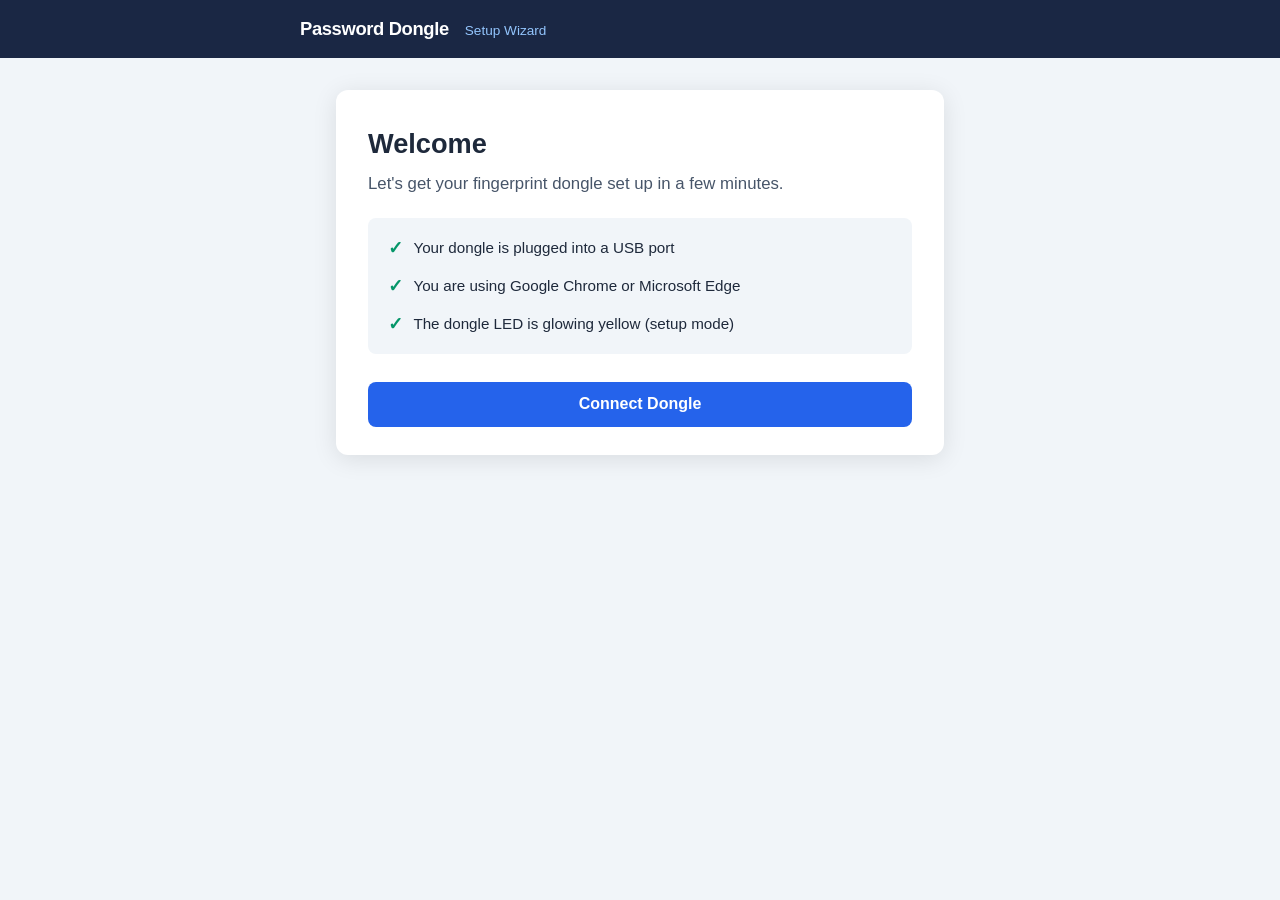
<file: index.html>
<!DOCTYPE html>
<html lang="en">
<head>
  <meta charset="UTF-8">
  <meta name="viewport" content="width=device-width, initial-scale=1.0">
  <title>Password Dongle — Setup</title>
  <link rel="stylesheet" href="style.css">
</head>
<body>

  <header>
    <div class="header-inner">
      <span class="brand">Password Dongle</span>
      <span class="header-sub">Setup Wizard</span>
    </div>
  </header>

  <!-- Progress bar (steps 1-5, step 0 = connect has no progress) -->
  <div class="progress-bar" id="progress-bar" style="display:none">
    <div class="pb-step" id="pb-1">
      <div class="pb-circle">1</div>
      <span>Secret Key</span>
    </div>
    <div class="pb-line"></div>
    <div class="pb-step" id="pb-2">
      <div class="pb-circle">2</div>
      <span>Passwords</span>
    </div>
    <div class="pb-line"></div>
    <div class="pb-step" id="pb-3">
      <div class="pb-circle">3</div>
      <span>Test</span>
    </div>
    <div class="pb-line"></div>
    <div class="pb-step" id="pb-4">
      <div class="pb-circle">4</div>
      <span>Review</span>
    </div>
    <div class="pb-line"></div>
    <div class="pb-step" id="pb-5">
      <div class="pb-circle">5</div>
      <span>Done</span>
    </div>
  </div>

  <main>

    <!-- ─────────────────── STEP 0: Connect ─────────────────── -->
    <section id="step-0" class="step active">
      <div class="card">
        <h1>Welcome</h1>
        <p class="lead">Let's get your fingerprint dongle set up in a few minutes.</p>

        <div class="checklist">
          <div class="check-item">
            <span class="check-icon">&#10003;</span>
            Your dongle is plugged into a USB port
          </div>
          <div class="check-item">
            <span class="check-icon">&#10003;</span>
            You are using Google Chrome or Microsoft Edge
          </div>
          <div class="check-item">
            <span class="check-icon">&#10003;</span>
            The dongle LED is glowing yellow (setup mode)
          </div>
        </div>

        <div id="no-serial-warning" class="alert alert-warn" style="display:none">
          Your browser does not support Web Serial. Please use Chrome or Edge on desktop.
        </div>

        <div id="connect-error" class="alert alert-error" style="display:none"></div>

        <button id="btn-connect" class="btn-primary btn-lg">Connect Dongle</button>
      </div>
    </section>

    <!-- ─────────────────── STEP 1: Secret Key ─────────────────── -->
    <section id="step-1" class="step">
      <div class="card">
        <h2>Create Your Secret Key</h2>
        <p>This key encrypts your passwords on the device. It is never sent anywhere — it stays between you and your dongle.</p>

        <div class="alert alert-info">
          Write this key down and keep it somewhere safe. If your dongle ever wipes itself after failed scans, you will need to enroll again and this key lets you prove it is your device.
        </div>

        <div class="form-group">
          <label for="input-key">Secret Key</label>
          <div class="pw-wrap">
            <input id="input-key" type="password" placeholder="Choose a memorable passphrase" autocomplete="new-password">
            <button class="toggle-pw" data-target="input-key" type="button">Show</button>
          </div>
        </div>

        <div class="form-group">
          <label for="input-key-confirm">Confirm Key</label>
          <div class="pw-wrap">
            <input id="input-key-confirm" type="password" placeholder="Type it again" autocomplete="new-password">
            <button class="toggle-pw" data-target="input-key-confirm" type="button">Show</button>
          </div>
        </div>

        <div class="form-group">
          <label for="input-max-fails">Failed attempts before wipe</label>
          <select id="input-max-fails">
            <option value="3">3 attempts</option>
            <option value="4">4 attempts</option>
            <option value="5" selected>5 attempts (recommended)</option>
            <option value="6">6 attempts</option>
            <option value="7">7 attempts</option>
            <option value="8">8 attempts</option>
            <option value="9">9 attempts</option>
            <option value="10">10 attempts</option>
          </select>
          <p class="field-hint">After this many wrong fingerprints in a row, all passwords and fingerprints are permanently wiped.</p>
        </div>

        <div id="key-error" class="alert alert-error" style="display:none"></div>

        <div class="actions">
          <button id="btn-key-next" class="btn-primary">Continue</button>
        </div>
      </div>
    </section>

    <!-- ─────────────────── STEP 2: Passwords ─────────────────── -->
    <section id="step-2" class="step">
      <div class="card">
        <h2>Set Up Passwords</h2>
        <p>For each password, pick how many fingers trigger it (1 = single press, 2–10 = scan in order), then scan them on the device.</p>

        <div id="pw-list" class="seq-list"></div>
        <p id="pw-list-empty" class="seq-none">No passwords added yet.</p>

        <button id="btn-add-pw" class="btn-secondary" type="button">+ Add Password</button>

        <!-- Password builder -->
        <div id="pw-builder" class="seq-builder" style="display:none">
          <h3>New Password</h3>

          <div class="form-group">
            <label for="pw-label">Label <span class="optional">(optional)</span></label>
            <input id="pw-label" type="text" placeholder="e.g. Work login, Home Wi-Fi">
          </div>

          <div class="form-group">
            <label for="pw-password">Password to type</label>
            <div class="pw-wrap">
              <input id="pw-password" type="password" placeholder="The exact text to type when triggered">
              <button class="toggle-pw" data-target="pw-password" type="button">Show</button>
            </div>
            <button id="btn-pw-generate" class="btn-link gen-trigger" type="button">Generate password</button>
          </div>

          <!-- Generator panel -->
          <div id="gen-panel" class="gen-panel" style="display:none">
            <div class="gen-tabs">
              <button class="gen-tab active" data-mode="random" type="button">Random</button>
              <button class="gen-tab" data-mode="passphrase" type="button">Passphrase</button>
            </div>
            <div class="gen-length-row">
              <div class="gen-length-header">
                <span>Length</span>
                <span><strong id="gen-length-val">16</strong> <span id="gen-length-unit">characters</span></span>
              </div>
              <input type="range" id="gen-length" min="8" max="32" value="16">
            </div>
            <div class="gen-output-row">
              <input type="password" id="gen-output" class="gen-output" readonly placeholder="—">
              <button id="btn-gen-show" class="btn-sm" type="button">Show</button>
              <button id="btn-gen-regen" class="btn-sm" type="button" title="Regenerate">&#8635;</button>
            </div>
            <div class="gen-footer">
              <button id="btn-gen-use" class="btn-sm btn-gen-use" type="button">Use this password</button>
            </div>
          </div>

          <div class="form-group" style="margin-top:.9rem">
            <label>Fingers to trigger this password</label>
            <div class="trigger-count-row" id="trigger-count-row"><!-- filled by JS --></div>
            <p class="field-hint">Select a number, then scan that many fingers in the exact order you want.</p>
          </div>

          <!-- Trigger scan area — appears after count is selected -->
          <div id="trigger-scan-section" style="display:none">
            <p id="trigger-scan-prompt" class="field-hint" style="margin-bottom:.5rem">—</p>

            <div class="seq-scan-display">
              <p id="trigger-scan-empty" class="seq-scan-empty">No fingers scanned yet.</p>
              <div id="trigger-scan-steps" class="seq-scan-steps"></div>
            </div>

            <div class="sensor-area" id="trigger-sensor-area" style="display:none">
              <div class="sensor" id="trigger-sensor">
                <span id="trigger-sensor-icon" class="sensor-icon">&#9632;</span>
              </div>
              <p id="trigger-sensor-msg" class="sensor-msg">Ready</p>
            </div>

            <div id="trigger-scan-error" class="alert alert-error" style="display:none"></div>
          </div>

          <div id="pw-builder-error" class="alert alert-error" style="display:none"></div>

          <div class="actions" style="margin-top:1rem">
            <button id="btn-pw-save" class="btn-primary" style="display:none" type="button">Save Password</button>
            <button id="btn-pw-cancel" class="btn-secondary" type="button">Cancel</button>
          </div>
        </div>

        <div id="step2-error" class="alert alert-error" style="display:none"></div>

        <div class="actions" style="margin-top:2rem">
          <button id="btn-step2-continue" class="btn-primary" type="button">Continue to Review</button>
          <button id="btn-step2-back" class="btn-secondary" type="button">Back</button>
        </div>
      </div>
    </section>

    <!-- ─────────────────── STEP 3: Test ─────────────────── -->
    <section id="step-3" class="step">
      <div class="card">
        <h2>Test Your Setup</h2>
        <p>Scan your fingers and watch the LED ring — in real use the device has no screen, so the LED is your only signal. Learn what each colour means here before you lock.</p>

        <!-- LED widget — always visible, mirrors the physical sensor ring -->
        <div class="sensor-area" style="padding-bottom:.5rem">
          <div class="sensor led-idle" id="test-sensor">
            <span id="test-sensor-icon" class="sensor-icon">&#9679;</span>
          </div>
          <p id="test-sensor-msg" class="sensor-msg">Tap Scan Finger when ready.</p>
        </div>

        <!-- Colour legend -->
        <div class="led-legend">
          <div class="led-legend-row"><span class="led-pip led-pip-blue"></span>Blue flash &mdash; password matched, typing now</div>
          <div class="led-legend-row"><span class="led-pip led-pip-pink"></span>Pink flash &mdash; sequence step accepted, scan next finger</div>
          <div class="led-legend-row"><span class="led-pip led-pip-red"></span>Red flash &mdash; no match or wrong sequence step</div>
        </div>

        <div id="test-history" class="test-history"></div>

        <div id="test-error" class="alert alert-error" style="display:none"></div>

        <div class="actions" style="margin-top:1.5rem; border-top:1px solid var(--gray-2); padding-top:1.5rem">
          <button id="btn-test-continue" class="btn-primary" type="button">Continue to Review</button>
          <button id="btn-test-back" class="btn-secondary" type="button">Back</button>
        </div>
      </div>
    </section>

    <!-- ─────────────────── STEP 4: Review ─────────────────── -->
    <section id="step-4" class="step">
      <div class="card">
        <h2>Review Your Setup</h2>
        <p>Check that everything looks right before locking the device.</p>

        <table class="review-table" id="review-table">
          <thead>
            <tr>
              <th>Trigger</th>
              <th>Label</th>
              <th>Password</th>
            </tr>
          </thead>
          <tbody id="review-body"></tbody>
        </table>

        <div id="review-none" class="alert alert-warn" style="display:none">
          No passwords were set up. Go back and add at least one password before locking.
        </div>

        <div class="alert alert-warn" style="margin-top:1.5rem">
          After locking you cannot change passwords without a full device reset. Make sure your passwords are correct.
        </div>

        <div id="lockdown-error" class="alert alert-error" style="display:none"></div>

        <div class="actions">
          <button id="btn-lockdown" class="btn-primary btn-danger">Lock Down Device</button>
          <button id="btn-back-to-fingers" class="btn-secondary">Go Back</button>
        </div>
      </div>
    </section>

    <!-- ─────────────────── STEP 5: Locking ─────────────────── -->
    <section id="step-5" class="step">
      <div class="card center">
        <div class="spinner"></div>
        <h2>Securing Your Device</h2>
        <p>Please wait while the dongle locks itself down...</p>
      </div>
    </section>

    <!-- ─────────────────── STEP 6: Done ─────────────────── -->
    <section id="step-6" class="step">
      <div class="card center">
        <div class="done-circle">&#10003;</div>
        <h2>Your Dongle is Ready</h2>
        <p class="lead">Unplug and replug the dongle. Place an enrolled finger on the sensor — it will type the matching password into whatever is focused.</p>

        <div class="summary-box">
          <h3>What is protected</h3>
          <ul>
            <li>Passwords are AES-256-CTR encrypted on the device</li>
            <li>5 failed scans wipe all data automatically</li>
            <li>No drive or serial port is visible when in use</li>
            <li>Setup app was removed from the device during lockdown</li>
          </ul>
        </div>

        <p class="small-text">
          If the device ever wipes itself after failed attempts, visit the
          <a href="../recovery/index.html">recovery page</a> to reset and re-enrol.
        </p>
      </div>
    </section>

  </main>

  <script src="app.js?v=2"></script>
</body>
</html>
</file>
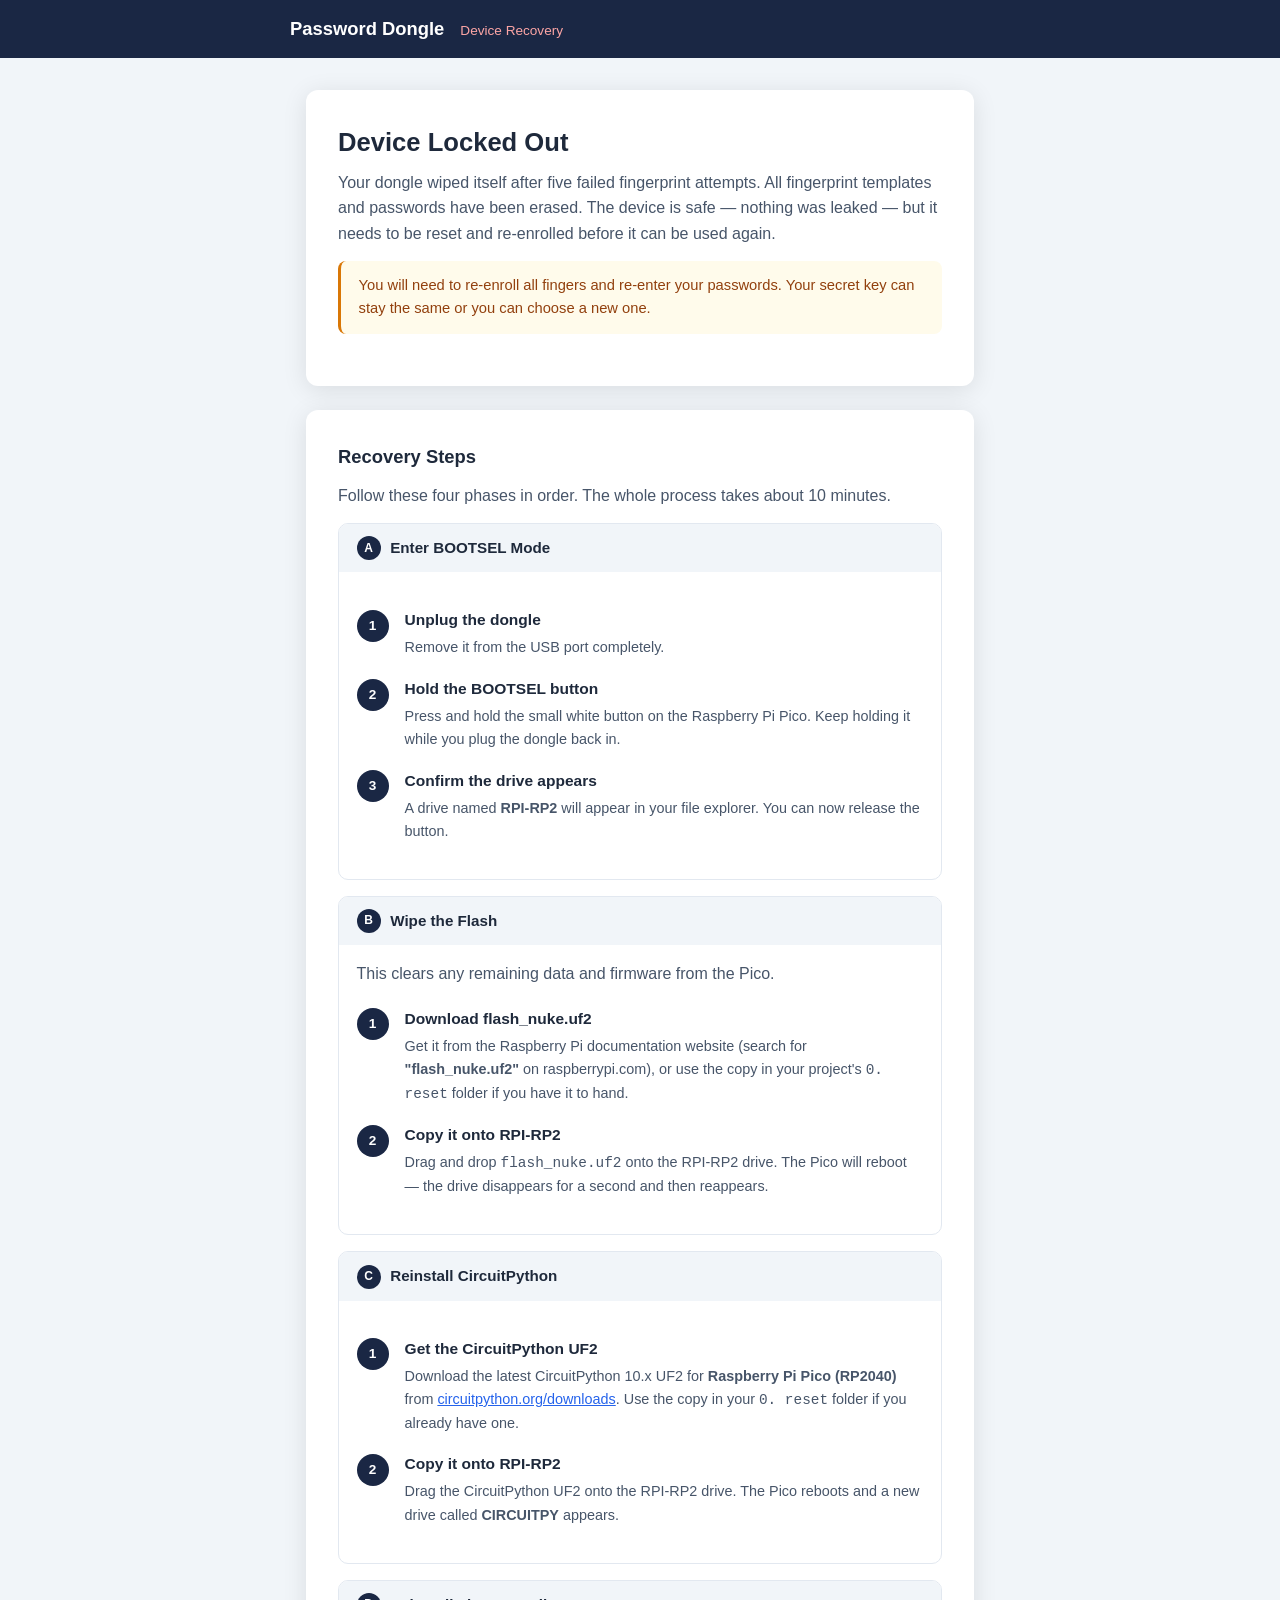
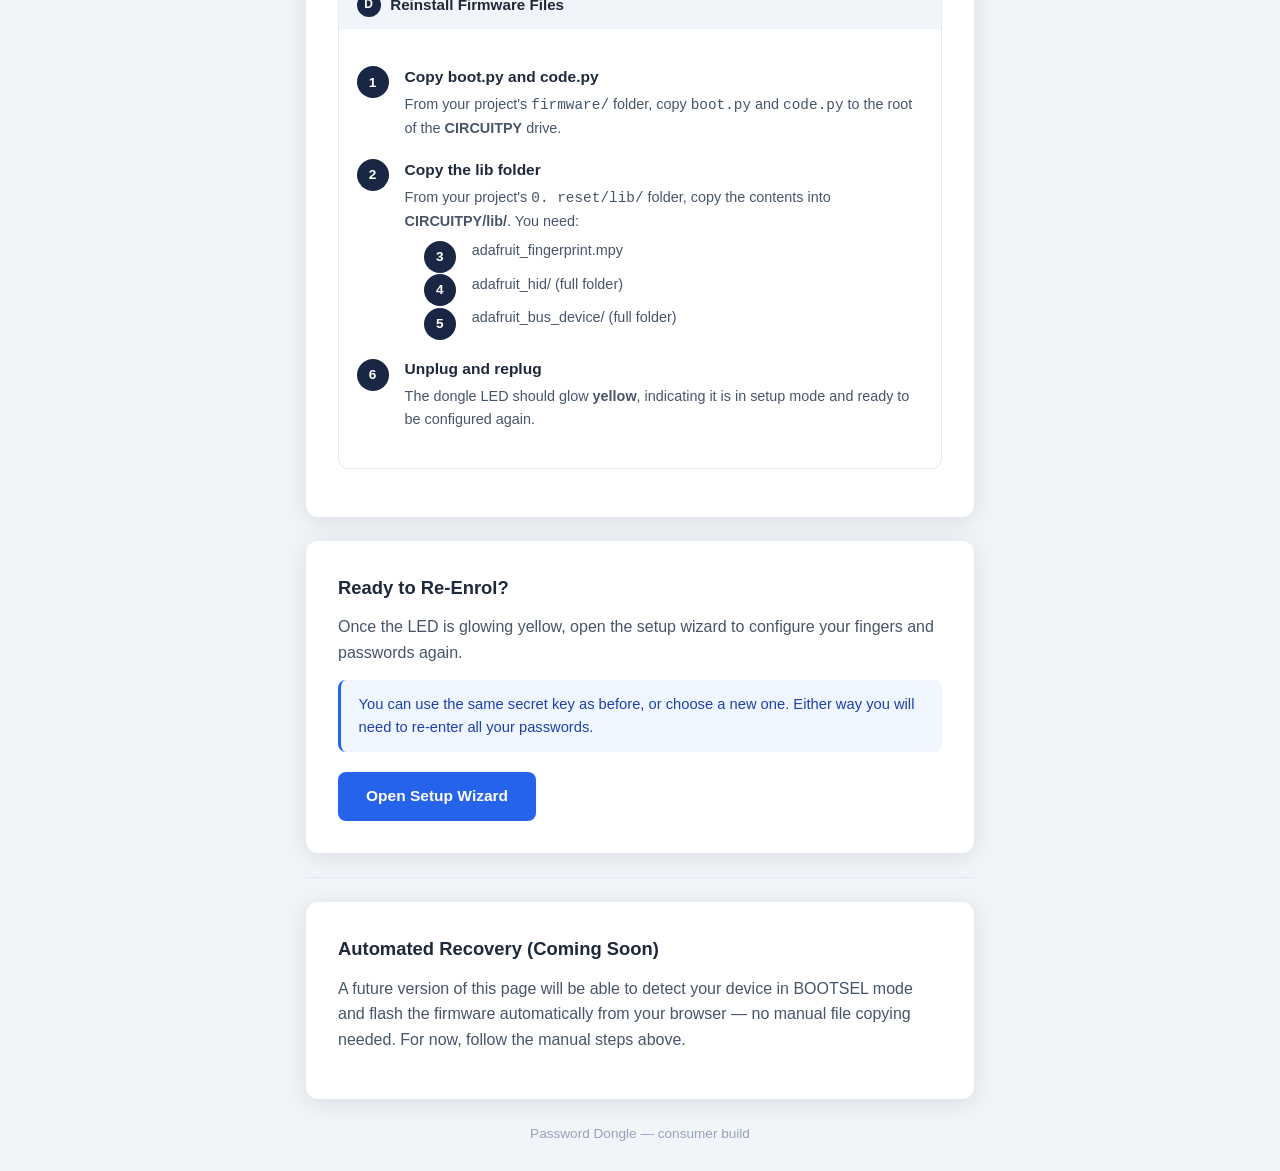
<file: recovery/index.html>
<!DOCTYPE html>
<html lang="en">
<head>
  <meta charset="UTF-8">
  <meta name="viewport" content="width=device-width, initial-scale=1.0">
  <title>Password Dongle — Recovery</title>
  <style>
    *, *::before, *::after { box-sizing: border-box; margin: 0; padding: 0; }
    :root {
      --navy: #1a2744; --blue: #2563eb; --blue-l: #eff6ff;
      --green: #059669; --green-l: #ecfdf5;
      --red: #dc2626; --red-l: #fef2f2;
      --amber: #d97706; --amber-l: #fffbeb;
      --gray-1: #f1f5f9; --gray-2: #e2e8f0; --gray-3: #94a3b8; --gray-4: #475569;
      --text: #1e293b;
    }
    body {
      font-family: -apple-system, BlinkMacSystemFont, "Segoe UI", Roboto, sans-serif;
      background: var(--gray-1); color: var(--text); min-height: 100vh; line-height: 1.6;
    }
    header {
      background: var(--navy); color: #fff; padding: .9rem 1.5rem;
    }
    .header-inner { max-width: 700px; margin: 0 auto; display: flex; align-items: baseline; gap: 1rem; }
    .brand { font-size: 1.15rem; font-weight: 700; }
    .header-sub { font-size: .85rem; color: #fca5a5; }

    main { max-width: 700px; margin: 2rem auto; padding: 0 1rem; }

    .card {
      background: #fff; border-radius: 12px;
      box-shadow: 0 4px 24px rgba(0,0,0,.10); padding: 2rem; margin-bottom: 1.5rem;
    }
    h1 { font-size: 1.6rem; margin-bottom: .4rem; }
    h2 { font-size: 1.15rem; margin-bottom: .75rem; }
    p  { color: var(--gray-4); margin-bottom: .9rem; }

    .alert {
      border-radius: 8px; padding: .85rem 1.1rem; font-size: .92rem;
      margin-bottom: 1.25rem; line-height: 1.55;
    }
    .alert-red   { background: var(--red-l);   color: #991b1b; border-left: 3px solid var(--red); }
    .alert-amber { background: var(--amber-l); color: #92400e; border-left: 3px solid var(--amber); }
    .alert-blue  { background: var(--blue-l);  color: #1e40af; border-left: 3px solid var(--blue); }

    /* Step list */
    .step-list { counter-reset: steps; list-style: none; display: flex; flex-direction: column; gap: 1.1rem; margin: 1.25rem 0; }
    .step-list li {
      counter-increment: steps;
      display: flex; gap: 1rem; align-items: flex-start;
    }
    .step-list li::before {
      content: counter(steps);
      min-width: 32px; height: 32px; border-radius: 50%;
      background: var(--navy); color: #fff;
      display: flex; align-items: center; justify-content: center;
      font-size: .85rem; font-weight: 700; flex-shrink: 0; margin-top: .1rem;
    }
    .step-list li .step-body { flex: 1; }
    .step-list li .step-title { font-weight: 600; margin-bottom: .2rem; font-size: .97rem; }
    .step-list li .step-desc  { color: var(--gray-4); font-size: .9rem; }

    .code-block {
      background: #1e293b; color: #e2e8f0; border-radius: 8px;
      padding: .65rem 1rem; font-family: monospace; font-size: .9rem;
      margin: .5rem 0; display: block; overflow-x: auto;
    }

    .btn-primary {
      display: inline-block; background: var(--blue); color: #fff;
      padding: .75rem 1.75rem; border-radius: 8px; font-size: .97rem;
      font-weight: 600; text-decoration: none; border: none; cursor: pointer;
      transition: background .15s;
    }
    .btn-primary:hover { background: #1d4ed8; }
    .btn-outline {
      display: inline-block; border: 1.5px solid var(--blue); color: var(--blue);
      padding: .7rem 1.6rem; border-radius: 8px; font-size: .95rem;
      font-weight: 600; text-decoration: none; background: #fff;
      transition: background .15s;
    }
    .btn-outline:hover { background: var(--blue-l); }

    .actions { display: flex; gap: .75rem; flex-wrap: wrap; margin-top: 1.25rem; }

    /* Phase tabs */
    .phase { border: 1.5px solid var(--gray-2); border-radius: 10px; overflow: hidden; margin-bottom: 1rem; }
    .phase-header {
      background: var(--gray-1); padding: .75rem 1.1rem;
      font-weight: 700; font-size: .95rem; display: flex; gap: .6rem; align-items: center;
    }
    .phase-num {
      background: var(--navy); color: #fff; width: 24px; height: 24px;
      border-radius: 50%; display: flex; align-items: center; justify-content: center;
      font-size: .75rem; font-weight: 700; flex-shrink: 0;
    }
    .phase-body { padding: 1rem 1.1rem; }

    /* WebSerial section (future) */
    #webserial-section { display: none; }   /* unhide when WebUSB automation is built */

    .divider { border: none; border-top: 1px solid var(--gray-2); margin: 1.5rem 0; }

    .small { font-size: .85rem; color: var(--gray-3); }
    a { color: var(--blue); }

    @media (max-width: 500px) {
      .actions { flex-direction: column; }
    }
  </style>
</head>
<body>

<header>
  <div class="header-inner">
    <span class="brand">Password Dongle</span>
    <span class="header-sub">Device Recovery</span>
  </div>
</header>

<main>

  <!-- What happened -->
  <div class="card">
    <h1>Device Locked Out</h1>
    <p>Your dongle wiped itself after five failed fingerprint attempts. All fingerprint templates and passwords have been erased. The device is safe — nothing was leaked — but it needs to be reset and re-enrolled before it can be used again.</p>

    <div class="alert alert-amber">
      You will need to re-enroll all fingers and re-enter your passwords. Your secret key can stay the same or you can choose a new one.
    </div>
  </div>

  <!-- Recovery phases -->
  <div class="card">
    <h2>Recovery Steps</h2>
    <p>Follow these four phases in order. The whole process takes about 10 minutes.</p>

    <!-- Phase A -->
    <div class="phase">
      <div class="phase-header">
        <div class="phase-num">A</div>
        Enter BOOTSEL Mode
      </div>
      <div class="phase-body">
        <ol class="step-list">
          <li>
            <div class="step-body">
              <div class="step-title">Unplug the dongle</div>
              <div class="step-desc">Remove it from the USB port completely.</div>
            </div>
          </li>
          <li>
            <div class="step-body">
              <div class="step-title">Hold the BOOTSEL button</div>
              <div class="step-desc">Press and hold the small white button on the Raspberry Pi Pico. Keep holding it while you plug the dongle back in.</div>
            </div>
          </li>
          <li>
            <div class="step-body">
              <div class="step-title">Confirm the drive appears</div>
              <div class="step-desc">A drive named <strong>RPI-RP2</strong> will appear in your file explorer. You can now release the button.</div>
            </div>
          </li>
        </ol>
      </div>
    </div>

    <!-- Phase B -->
    <div class="phase">
      <div class="phase-header">
        <div class="phase-num">B</div>
        Wipe the Flash
      </div>
      <div class="phase-body">
        <p style="margin-bottom:.6rem">This clears any remaining data and firmware from the Pico.</p>
        <ol class="step-list">
          <li>
            <div class="step-body">
              <div class="step-title">Download flash_nuke.uf2</div>
              <div class="step-desc">
                Get it from the Raspberry Pi documentation website (search for <strong>"flash_nuke.uf2"</strong> on raspberrypi.com), or use the copy in your project's <code>0. reset</code> folder if you have it to hand.
              </div>
            </div>
          </li>
          <li>
            <div class="step-body">
              <div class="step-title">Copy it onto RPI-RP2</div>
              <div class="step-desc">Drag and drop <code>flash_nuke.uf2</code> onto the RPI-RP2 drive. The Pico will reboot — the drive disappears for a second and then reappears.</div>
            </div>
          </li>
        </ol>
      </div>
    </div>

    <!-- Phase C -->
    <div class="phase">
      <div class="phase-header">
        <div class="phase-num">C</div>
        Reinstall CircuitPython
      </div>
      <div class="phase-body">
        <ol class="step-list">
          <li>
            <div class="step-body">
              <div class="step-title">Get the CircuitPython UF2</div>
              <div class="step-desc">
                Download the latest CircuitPython 10.x UF2 for <strong>Raspberry Pi Pico (RP2040)</strong> from <a href="https://circuitpython.org/downloads" target="_blank" rel="noopener">circuitpython.org/downloads</a>. Use the copy in your <code>0. reset</code> folder if you already have one.
              </div>
            </div>
          </li>
          <li>
            <div class="step-body">
              <div class="step-title">Copy it onto RPI-RP2</div>
              <div class="step-desc">Drag the CircuitPython UF2 onto the RPI-RP2 drive. The Pico reboots and a new drive called <strong>CIRCUITPY</strong> appears.</div>
            </div>
          </li>
        </ol>
      </div>
    </div>

    <!-- Phase D -->
    <div class="phase">
      <div class="phase-header">
        <div class="phase-num">D</div>
        Reinstall Firmware Files
      </div>
      <div class="phase-body">
        <ol class="step-list">
          <li>
            <div class="step-body">
              <div class="step-title">Copy boot.py and code.py</div>
              <div class="step-desc">
                From your project's <code>firmware/</code> folder, copy <code>boot.py</code> and <code>code.py</code> to the root of the <strong>CIRCUITPY</strong> drive.
              </div>
            </div>
          </li>
          <li>
            <div class="step-body">
              <div class="step-title">Copy the lib folder</div>
              <div class="step-desc">
                From your project's <code>0. reset/lib/</code> folder, copy the contents into <strong>CIRCUITPY/lib/</strong>. You need:
                <ul style="margin-top:.4rem;margin-left:1.2rem;color:#475569;font-size:.9rem">
                  <li>adafruit_fingerprint.mpy</li>
                  <li>adafruit_hid/ (full folder)</li>
                  <li>adafruit_bus_device/ (full folder)</li>
                </ul>
              </div>
            </div>
          </li>
          <li>
            <div class="step-body">
              <div class="step-title">Unplug and replug</div>
              <div class="step-desc">The dongle LED should glow <strong>yellow</strong>, indicating it is in setup mode and ready to be configured again.</div>
            </div>
          </li>
        </ol>
      </div>
    </div>

  </div>

  <!-- Go to setup wizard -->
  <div class="card">
    <h2>Ready to Re-Enrol?</h2>
    <p>Once the LED is glowing yellow, open the setup wizard to configure your fingers and passwords again.</p>

    <div class="alert alert-blue">
      You can use the same secret key as before, or choose a new one. Either way you will need to re-enter all your passwords.
    </div>

    <div class="actions">
      <a href="../webapp/" class="btn-primary">Open Setup Wizard</a>
    </div>
  </div>

  <hr class="divider">

  <!-- Future: automated recovery note -->
  <div class="card" id="future-note">
    <h2>Automated Recovery (Coming Soon)</h2>
    <p>A future version of this page will be able to detect your device in BOOTSEL mode and flash the firmware automatically from your browser — no manual file copying needed. For now, follow the manual steps above.</p>
  </div>

  <p class="small" style="text-align:center;margin-bottom:2rem">
    Password Dongle &mdash; consumer build
  </p>

</main>

</body>
</html>
</file>
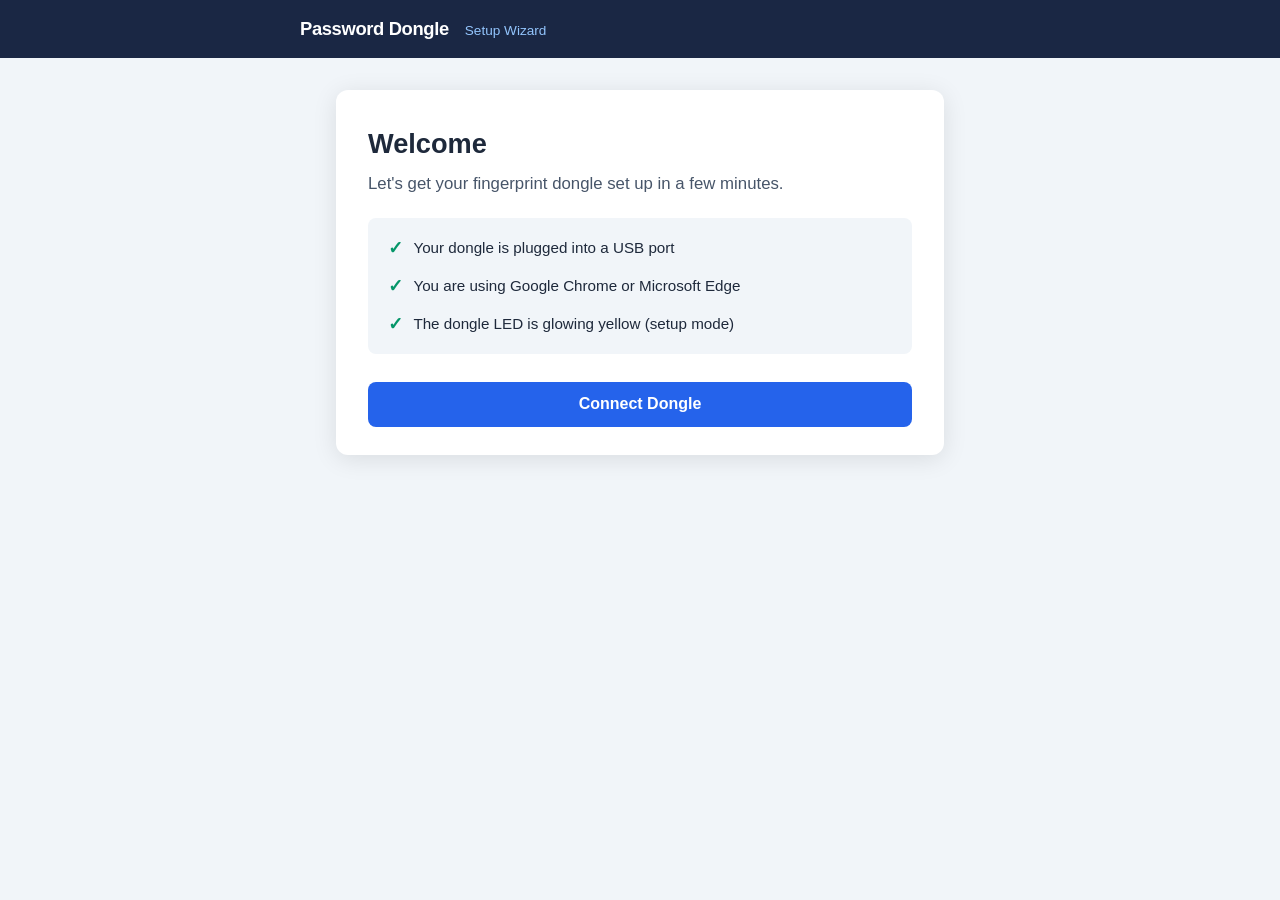
<file: webapp/index.html>
<!DOCTYPE html>
<html lang="en">
<head>
  <meta charset="UTF-8">
  <meta name="viewport" content="width=device-width, initial-scale=1.0">
  <title>Password Dongle — Setup</title>
  <link rel="stylesheet" href="style.css">
</head>
<body>

  <header>
    <div class="header-inner">
      <span class="brand">Password Dongle</span>
      <span class="header-sub">Setup Wizard</span>
    </div>
  </header>

  <!-- Progress bar (steps 1-5, step 0 = connect has no progress) -->
  <div class="progress-bar" id="progress-bar" style="display:none">
    <div class="pb-step" id="pb-1">
      <div class="pb-circle">1</div>
      <span>Secret Key</span>
    </div>
    <div class="pb-line"></div>
    <div class="pb-step" id="pb-2">
      <div class="pb-circle">2</div>
      <span>Passwords</span>
    </div>
    <div class="pb-line"></div>
    <div class="pb-step" id="pb-3">
      <div class="pb-circle">3</div>
      <span>Test</span>
    </div>
    <div class="pb-line"></div>
    <div class="pb-step" id="pb-4">
      <div class="pb-circle">4</div>
      <span>Review</span>
    </div>
    <div class="pb-line"></div>
    <div class="pb-step" id="pb-5">
      <div class="pb-circle">5</div>
      <span>Done</span>
    </div>
  </div>

  <main>

    <!-- ─────────────────── STEP 0: Connect ─────────────────── -->
    <section id="step-0" class="step active">
      <div class="card">
        <h1>Welcome</h1>
        <p class="lead">Let's get your fingerprint dongle set up in a few minutes.</p>

        <div class="checklist">
          <div class="check-item">
            <span class="check-icon">&#10003;</span>
            Your dongle is plugged into a USB port
          </div>
          <div class="check-item">
            <span class="check-icon">&#10003;</span>
            You are using Google Chrome or Microsoft Edge
          </div>
          <div class="check-item">
            <span class="check-icon">&#10003;</span>
            The dongle LED is glowing yellow (setup mode)
          </div>
        </div>

        <div id="no-serial-warning" class="alert alert-warn" style="display:none">
          Your browser does not support Web Serial. Please use Chrome or Edge on desktop.
        </div>

        <div id="connect-error" class="alert alert-error" style="display:none"></div>

        <button id="btn-connect" class="btn-primary btn-lg">Connect Dongle</button>
      </div>
    </section>

    <!-- ─────────────────── STEP 1: Secret Key ─────────────────── -->
    <section id="step-1" class="step">
      <div class="card">
        <h2>Create Your Secret Key</h2>
        <p>This key encrypts your passwords on the device. It is never sent anywhere — it stays between you and your dongle.</p>

        <div class="alert alert-info">
          Write this key down and keep it somewhere safe. If your dongle ever wipes itself after failed scans, you will need to enroll again and this key lets you prove it is your device.
        </div>

        <div class="form-group">
          <label for="input-key">Secret Key</label>
          <div class="pw-wrap">
            <input id="input-key" type="password" placeholder="Choose a memorable passphrase" autocomplete="new-password">
            <button class="toggle-pw" data-target="input-key" type="button">Show</button>
          </div>
        </div>

        <div class="form-group">
          <label for="input-key-confirm">Confirm Key</label>
          <div class="pw-wrap">
            <input id="input-key-confirm" type="password" placeholder="Type it again" autocomplete="new-password">
            <button class="toggle-pw" data-target="input-key-confirm" type="button">Show</button>
          </div>
        </div>

        <div class="form-group">
          <label for="input-max-fails">Failed attempts before wipe</label>
          <select id="input-max-fails">
            <option value="3">3 attempts</option>
            <option value="4">4 attempts</option>
            <option value="5" selected>5 attempts (recommended)</option>
            <option value="6">6 attempts</option>
            <option value="7">7 attempts</option>
            <option value="8">8 attempts</option>
            <option value="9">9 attempts</option>
            <option value="10">10 attempts</option>
          </select>
          <p class="field-hint">After this many wrong fingerprints in a row, all passwords and fingerprints are permanently wiped.</p>
        </div>

        <div id="key-error" class="alert alert-error" style="display:none"></div>

        <div class="actions">
          <button id="btn-key-next" class="btn-primary">Continue</button>
        </div>
      </div>
    </section>

    <!-- ─────────────────── STEP 2: Passwords ─────────────────── -->
    <section id="step-2" class="step">
      <div class="card">
        <h2>Set Up Passwords</h2>
        <p>For each password, pick how many fingers trigger it (1 = single press, 2–10 = scan in order), then scan them on the device.</p>

        <div id="pw-list" class="seq-list"></div>
        <p id="pw-list-empty" class="seq-none">No passwords added yet.</p>

        <button id="btn-add-pw" class="btn-secondary" type="button">+ Add Password</button>

        <!-- Password builder -->
        <div id="pw-builder" class="seq-builder" style="display:none">
          <h3>New Password</h3>

          <div class="form-group">
            <label for="pw-label">Label <span class="optional">(optional)</span></label>
            <input id="pw-label" type="text" placeholder="e.g. Work login, Home Wi-Fi">
          </div>

          <div class="form-group">
            <label for="pw-password">Password to type</label>
            <div class="pw-wrap">
              <input id="pw-password" type="password" placeholder="The exact text to type when triggered">
              <button class="toggle-pw" data-target="pw-password" type="button">Show</button>
            </div>
            <button id="btn-pw-generate" class="btn-link gen-trigger" type="button">Generate password</button>
          </div>

          <!-- Generator panel -->
          <div id="gen-panel" class="gen-panel" style="display:none">
            <div class="gen-tabs">
              <button class="gen-tab active" data-mode="random" type="button">Random</button>
              <button class="gen-tab" data-mode="passphrase" type="button">Passphrase</button>
            </div>
            <div class="gen-length-row">
              <div class="gen-length-header">
                <span>Length</span>
                <span><strong id="gen-length-val">16</strong> <span id="gen-length-unit">characters</span></span>
              </div>
              <input type="range" id="gen-length" min="8" max="32" value="16">
            </div>
            <div class="gen-output-row">
              <input type="password" id="gen-output" class="gen-output" readonly placeholder="—">
              <button id="btn-gen-show" class="btn-sm" type="button">Show</button>
              <button id="btn-gen-regen" class="btn-sm" type="button" title="Regenerate">&#8635;</button>
            </div>
            <div class="gen-footer">
              <button id="btn-gen-use" class="btn-sm btn-gen-use" type="button">Use this password</button>
            </div>
          </div>

          <div class="form-group" style="margin-top:.9rem">
            <label>Fingers to trigger this password</label>
            <div class="trigger-count-row" id="trigger-count-row"><!-- filled by JS --></div>
            <p class="field-hint">Select a number, then scan that many fingers in the exact order you want.</p>
          </div>

          <!-- Trigger scan area — appears after count is selected -->
          <div id="trigger-scan-section" style="display:none">
            <p id="trigger-scan-prompt" class="field-hint" style="margin-bottom:.5rem">—</p>

            <div class="seq-scan-display">
              <p id="trigger-scan-empty" class="seq-scan-empty">No fingers scanned yet.</p>
              <div id="trigger-scan-steps" class="seq-scan-steps"></div>
            </div>

            <div class="sensor-area" id="trigger-sensor-area" style="display:none">
              <div class="sensor" id="trigger-sensor">
                <span id="trigger-sensor-icon" class="sensor-icon">&#9632;</span>
              </div>
              <p id="trigger-sensor-msg" class="sensor-msg">Ready</p>
            </div>

            <div id="trigger-scan-error" class="alert alert-error" style="display:none"></div>
          </div>

          <div id="pw-builder-error" class="alert alert-error" style="display:none"></div>

          <div class="actions" style="margin-top:1rem">
            <button id="btn-pw-save" class="btn-primary" style="display:none" type="button">Save Password</button>
            <button id="btn-pw-cancel" class="btn-secondary" type="button">Cancel</button>
          </div>
        </div>

        <div id="step2-error" class="alert alert-error" style="display:none"></div>

        <div class="actions" style="margin-top:2rem">
          <button id="btn-step2-continue" class="btn-primary" type="button">Continue to Review</button>
          <button id="btn-step2-back" class="btn-secondary" type="button">Back</button>
        </div>
      </div>
    </section>

    <!-- ─────────────────── STEP 3: Test ─────────────────── -->
    <section id="step-3" class="step">
      <div class="card">
        <h2>Test Your Setup</h2>
        <p>Scan your fingers and watch the LED ring — in real use the device has no screen, so the LED is your only signal. Learn what each colour means here before you lock.</p>

        <!-- LED widget — always visible, mirrors the physical sensor ring -->
        <div class="sensor-area" style="padding-bottom:.5rem">
          <div class="sensor led-idle" id="test-sensor">
            <span id="test-sensor-icon" class="sensor-icon">&#9679;</span>
          </div>
          <p id="test-sensor-msg" class="sensor-msg">Tap Scan Finger when ready.</p>
        </div>

        <!-- Colour legend -->
        <div class="led-legend">
          <div class="led-legend-row"><span class="led-pip led-pip-blue"></span>Blue flash &mdash; password matched, typing now</div>
          <div class="led-legend-row"><span class="led-pip led-pip-pink"></span>Pink flash &mdash; sequence step accepted, scan next finger</div>
          <div class="led-legend-row"><span class="led-pip led-pip-red"></span>Red flash &mdash; no match or wrong sequence step</div>
        </div>

        <div id="test-history" class="test-history"></div>

        <div id="test-error" class="alert alert-error" style="display:none"></div>

        <div class="actions" style="margin-top:1.5rem; border-top:1px solid var(--gray-2); padding-top:1.5rem">
          <button id="btn-test-continue" class="btn-primary" type="button">Continue to Review</button>
          <button id="btn-test-back" class="btn-secondary" type="button">Back</button>
        </div>
      </div>
    </section>

    <!-- ─────────────────── STEP 4: Review ─────────────────── -->
    <section id="step-4" class="step">
      <div class="card">
        <h2>Review Your Setup</h2>
        <p>Check that everything looks right before locking the device.</p>

        <table class="review-table" id="review-table">
          <thead>
            <tr>
              <th>Trigger</th>
              <th>Label</th>
              <th>Password</th>
            </tr>
          </thead>
          <tbody id="review-body"></tbody>
        </table>

        <div id="review-none" class="alert alert-warn" style="display:none">
          No passwords were set up. Go back and add at least one password before locking.
        </div>

        <div class="alert alert-warn" style="margin-top:1.5rem">
          After locking you cannot change passwords without a full device reset. Make sure your passwords are correct.
        </div>

        <div id="lockdown-error" class="alert alert-error" style="display:none"></div>

        <div class="actions">
          <button id="btn-lockdown" class="btn-primary btn-danger">Lock Down Device</button>
          <button id="btn-back-to-fingers" class="btn-secondary">Go Back</button>
        </div>
      </div>
    </section>

    <!-- ─────────────────── STEP 5: Locking ─────────────────── -->
    <section id="step-5" class="step">
      <div class="card center">
        <div class="spinner"></div>
        <h2>Securing Your Device</h2>
        <p>Please wait while the dongle locks itself down...</p>
      </div>
    </section>

    <!-- ─────────────────── STEP 6: Done ─────────────────── -->
    <section id="step-6" class="step">
      <div class="card center">
        <div class="done-circle">&#10003;</div>
        <h2>Your Dongle is Ready</h2>
        <p class="lead">Unplug and replug the dongle. Place an enrolled finger on the sensor — it will type the matching password into whatever is focused.</p>

        <div class="summary-box">
          <h3>What is protected</h3>
          <ul>
            <li>Passwords are AES-256-CTR encrypted on the device</li>
            <li>5 failed scans wipe all data automatically</li>
            <li>No drive or serial port is visible when in use</li>
            <li>Setup app was removed from the device during lockdown</li>
          </ul>
        </div>

        <p class="small-text">
          If the device ever wipes itself after failed attempts, visit the
          <a href="../recovery/index.html">recovery page</a> to reset and re-enrol.
        </p>
      </div>
    </section>

  </main>

  <script src="app.js"></script>
</body>
</html>
</file>
<file: style.css>
/* ── Reset & base ────────────────────────────────────────────────────────── */
*, *::before, *::after { box-sizing: border-box; margin: 0; padding: 0; }

:root {
  --navy:   #1a2744;
  --blue:   #2563eb;
  --blue-d: #1d4ed8;
  --blue-l: #eff6ff;
  --green:  #059669;
  --green-l:#ecfdf5;
  --red:    #dc2626;
  --red-l:  #fef2f2;
  --amber:  #d97706;
  --amber-l:#fffbeb;
  --gray-1: #f1f5f9;
  --gray-2: #e2e8f0;
  --gray-3: #94a3b8;
  --gray-4: #475569;
  --text:   #1e293b;
  --radius: 12px;
  --shadow: 0 4px 24px rgba(0,0,0,.10);
}

html { font-size: 16px; }

body {
  font-family: -apple-system, BlinkMacSystemFont, "Segoe UI", Roboto, sans-serif;
  background: var(--gray-1);
  color: var(--text);
  min-height: 100vh;
  line-height: 1.6;
}

/* ── Header ──────────────────────────────────────────────────────────────── */
header {
  background: var(--navy);
  color: #fff;
  padding: .9rem 1.5rem;
}

.header-inner {
  max-width: 680px;
  margin: 0 auto;
  display: flex;
  align-items: baseline;
  gap: 1rem;
}

.brand {
  font-size: 1.15rem;
  font-weight: 700;
  letter-spacing: -.02em;
}

.header-sub {
  font-size: .85rem;
  color: #93c5fd;
}

/* ── Progress bar ────────────────────────────────────────────────────────── */
.progress-bar {
  background: #fff;
  border-bottom: 1px solid var(--gray-2);
  padding: .85rem 1.5rem;
}

.progress-bar > div {
  max-width: 680px;
  margin: 0 auto;
  display: flex;
  align-items: center;
}

.pb-step {
  display: flex;
  align-items: center;
  gap: .45rem;
  font-size: .8rem;
  color: var(--gray-3);
  white-space: nowrap;
}

.pb-step .pb-circle {
  width: 26px;
  height: 26px;
  border-radius: 50%;
  background: var(--gray-2);
  color: var(--gray-4);
  display: flex;
  align-items: center;
  justify-content: center;
  font-size: .75rem;
  font-weight: 700;
  flex-shrink: 0;
  transition: background .3s, color .3s;
}

.pb-step.active .pb-circle  { background: var(--blue); color: #fff; }
.pb-step.done   .pb-circle  { background: var(--green); color: #fff; }
.pb-step.active             { color: var(--blue); font-weight: 600; }
.pb-step.done               { color: var(--green); }

.pb-line {
  flex: 1;
  height: 2px;
  background: var(--gray-2);
  margin: 0 .5rem;
  min-width: 20px;
}

/* ── Main content ────────────────────────────────────────────────────────── */
main {
  max-width: 640px;
  margin: 2rem auto;
  padding: 0 1rem;
}

/* ── Steps ───────────────────────────────────────────────────────────────── */
.step { display: none; }
.step.active { display: block; }

/* ── Card ────────────────────────────────────────────────────────────────── */
.card {
  background: #fff;
  border-radius: var(--radius);
  box-shadow: var(--shadow);
  padding: 2rem 2rem 1.75rem;
}

.card.center { text-align: center; }

.card h1 { font-size: 1.7rem; margin-bottom: .35rem; }
.card h2 { font-size: 1.4rem; margin-bottom: .35rem; }
.card h3 { font-size: 1rem; margin-bottom: .6rem; }
.card p  { color: var(--gray-4); margin-bottom: 1rem; }

.lead { font-size: 1.05rem; }

/* ── Checklist (connect screen) ──────────────────────────────────────────── */
.checklist {
  background: var(--gray-1);
  border-radius: 8px;
  padding: 1rem 1.25rem;
  margin: 1.25rem 0;
  display: flex;
  flex-direction: column;
  gap: .6rem;
}

.check-item {
  display: flex;
  align-items: center;
  gap: .65rem;
  font-size: .95rem;
}

.check-icon {
  color: var(--green);
  font-weight: 700;
  font-size: 1.1rem;
  flex-shrink: 0;
}

/* ── Alerts ──────────────────────────────────────────────────────────────── */
.alert {
  border-radius: 8px;
  padding: .8rem 1rem;
  font-size: .9rem;
  margin-bottom: 1.25rem;
  line-height: 1.5;
}

.alert-info  { background: var(--blue-l);  color: #1e40af; border-left: 3px solid var(--blue); }
.alert-warn  { background: var(--amber-l); color: #92400e; border-left: 3px solid var(--amber); }
.alert-error { background: var(--red-l);   color: #991b1b; border-left: 3px solid var(--red); }
.alert-ok    { background: var(--green-l); color: #065f46; border-left: 3px solid var(--green); }

/* ── Forms ───────────────────────────────────────────────────────────────── */
.form-group {
  margin-bottom: 1.1rem;
}

.form-group label {
  display: block;
  font-size: .875rem;
  font-weight: 600;
  color: var(--gray-4);
  margin-bottom: .35rem;
}

.optional { font-weight: 400; color: var(--gray-3); }

input[type="text"],
input[type="password"] {
  width: 100%;
  padding: .65rem .85rem;
  border: 1.5px solid var(--gray-2);
  border-radius: 8px;
  font-size: .95rem;
  color: var(--text);
  background: #fff;
  transition: border-color .2s;
  outline: none;
}

input:focus { border-color: var(--blue); }
input::placeholder { color: var(--gray-3); }

select {
  width: 100%;
  padding: .65rem .85rem;
  border: 1.5px solid var(--gray-2);
  border-radius: 8px;
  font-size: .95rem;
  color: var(--text);
  background: #fff;
  outline: none;
  cursor: pointer;
  transition: border-color .2s;
}

select:focus { border-color: var(--blue); }

.field-hint {
  font-size: .8rem;
  color: var(--gray-3);
  margin-top: .35rem;
  margin-bottom: 0;
}

.pw-wrap {
  display: flex;
  gap: .5rem;
}

.pw-wrap input { flex: 1; }

.toggle-pw {
  background: var(--gray-1);
  border: 1.5px solid var(--gray-2);
  border-radius: 8px;
  padding: 0 .85rem;
  font-size: .82rem;
  color: var(--gray-4);
  cursor: pointer;
  white-space: nowrap;
  transition: background .15s;
}

.toggle-pw:hover { background: var(--gray-2); }

/* ── Buttons ─────────────────────────────────────────────────────────────── */
.actions {
  display: flex;
  gap: .75rem;
  margin-top: 1.5rem;
  flex-wrap: wrap;
}

.btn-primary,
.btn-secondary {
  padding: .7rem 1.6rem;
  border-radius: 8px;
  font-size: .95rem;
  font-weight: 600;
  cursor: pointer;
  border: none;
  transition: background .15s, opacity .15s;
}

.btn-primary {
  background: var(--blue);
  color: #fff;
}

.btn-primary:hover   { background: var(--blue-d); }
.btn-primary:disabled { opacity: .5; cursor: not-allowed; }

.btn-secondary {
  background: #fff;
  color: var(--blue);
  border: 1.5px solid var(--blue);
}

.btn-secondary:hover { background: var(--blue-l); }

.btn-danger { background: var(--red); }
.btn-danger:hover { background: #b91c1c; }

.btn-lg { width: 100%; padding: .85rem; font-size: 1rem; margin-top: .5rem; }

.btn-link {
  background: none;
  border: none;
  color: var(--gray-3);
  font-size: .85rem;
  cursor: pointer;
  text-decoration: underline;
  padding: 0;
}

.btn-link:hover { color: var(--gray-4); }

.skip-links {
  text-align: center;
  margin-top: 1rem;
  color: var(--gray-3);
  font-size: .85rem;
}

/* ── Finger dots ─────────────────────────────────────────────────────────── */
.finger-dots {
  display: flex;
  gap: .6rem;
  margin: 1rem 0 1.5rem;
}

.fd {
  width: 36px;
  height: 36px;
  border-radius: 50%;
  background: var(--gray-2);
  color: var(--gray-4);
  display: flex;
  align-items: center;
  justify-content: center;
  font-size: .85rem;
  font-weight: 700;
  transition: background .2s, color .2s;
}

.fd.current { background: var(--blue);  color: #fff; }
.fd.done    { background: var(--green); color: #fff; }
.fd.skipped { background: var(--gray-3); color: #fff; }

/* ── Sensor (fingerprint status) ─────────────────────────────────────────── */
.sensor-area {
  text-align: center;
  padding: 1.5rem 0 1rem;
}

.sensor {
  width: 110px;
  height: 110px;
  border-radius: 50%;
  border: 3px solid var(--gray-2);
  background: var(--gray-1);
  display: flex;
  align-items: center;
  justify-content: center;
  margin: 0 auto .85rem;
  transition: border-color .3s, background .3s;
  font-size: 2rem;
}

.sensor.waiting {
  border-color: var(--gray-3);
  animation: pulse-gray 2s infinite;
}

.sensor.placing {
  border-color: var(--blue);
  background: var(--blue-l);
  animation: pulse-blue 1.2s infinite;
}

.sensor.lifting {
  border-color: var(--amber);
  background: var(--amber-l);
}

.sensor.success {
  border-color: var(--green);
  background: var(--green-l);
}

.sensor.fail {
  border-color: var(--red);
  background: var(--red-l);
}

@keyframes pulse-gray {
  0%, 100% { box-shadow: 0 0 0 0 rgba(148,163,184,.4); }
  50%       { box-shadow: 0 0 0 12px rgba(148,163,184,0); }
}

@keyframes pulse-blue {
  0%, 100% { box-shadow: 0 0 0 0 rgba(37,99,235,.35); }
  50%       { box-shadow: 0 0 0 14px rgba(37,99,235,0); }
}

.sensor-icon { line-height: 1; }
.sensor-msg  { color: var(--gray-4); font-size: .95rem; min-height: 1.4em; }

/* ── Review table ────────────────────────────────────────────────────────── */
.review-table {
  width: 100%;
  border-collapse: collapse;
  margin: 1rem 0;
  font-size: .92rem;
}

.review-table th,
.review-table td {
  text-align: left;
  padding: .6rem .75rem;
  border-bottom: 1px solid var(--gray-2);
}

.review-table th {
  color: var(--gray-4);
  font-size: .8rem;
  font-weight: 700;
  text-transform: uppercase;
  letter-spacing: .05em;
}

.review-table tr:last-child td { border-bottom: none; }

/* ── Spinner ─────────────────────────────────────────────────────────────── */
.spinner {
  width: 56px;
  height: 56px;
  border: 5px solid var(--gray-2);
  border-top-color: var(--blue);
  border-radius: 50%;
  animation: spin .8s linear infinite;
  margin: 1.5rem auto;
}

@keyframes spin { to { transform: rotate(360deg); } }

/* ── Done circle ─────────────────────────────────────────────────────────── */
.done-circle {
  width: 80px;
  height: 80px;
  border-radius: 50%;
  background: var(--green);
  color: #fff;
  font-size: 2.4rem;
  display: flex;
  align-items: center;
  justify-content: center;
  margin: 1.5rem auto 1.25rem;
}

/* ── Summary box (done screen) ───────────────────────────────────────────── */
.summary-box {
  background: var(--gray-1);
  border-radius: 8px;
  padding: 1rem 1.25rem;
  margin: 1.5rem 0;
  text-align: left;
}

.summary-box ul {
  list-style: none;
  display: flex;
  flex-direction: column;
  gap: .4rem;
}

.summary-box ul li::before {
  content: "✓  ";
  color: var(--green);
  font-weight: 700;
}

.summary-box ul li { font-size: .9rem; color: var(--gray-4); }

.small-text { font-size: .85rem; color: var(--gray-3); margin-top: 1rem; }
.small-text a { color: var(--blue); }

/* ── Password Generator ──────────────────────────────────────────────────── */
.gen-trigger {
  display: inline-block;
  margin-top: .45rem;
}

.gen-panel {
  background: var(--gray-1);
  border: 1.5px solid var(--gray-2);
  border-radius: 10px;
  padding: 1rem 1.1rem;
  margin-top: .6rem;
}

.gen-tabs {
  display: flex;
  gap: .5rem;
  margin-bottom: .85rem;
}

.gen-tab {
  flex: 1;
  padding: .4rem .5rem;
  border: 1.5px solid var(--gray-2);
  border-radius: 7px;
  background: #fff;
  color: var(--gray-4);
  font-size: .82rem;
  font-weight: 600;
  cursor: pointer;
  transition: background .15s, color .15s, border-color .15s;
}

.gen-tab.active {
  background: var(--blue);
  border-color: var(--blue);
  color: #fff;
}

.gen-length-row { margin-bottom: .85rem; }

.gen-length-header {
  display: flex;
  justify-content: space-between;
  font-size: .82rem;
  color: var(--gray-4);
  margin-bottom: .35rem;
}

.gen-length-header strong { color: var(--text); font-size: .92rem; }

input[type="range"] {
  width: 100%;
  accent-color: var(--blue);
  cursor: pointer;
}

.gen-output-row {
  display: flex;
  gap: .4rem;
  align-items: center;
  margin-bottom: .75rem;
}

.gen-output {
  flex: 1;
  min-width: 0;
  font-family: monospace !important;
  font-size: .88rem !important;
  background: #fff !important;
}

.btn-sm {
  flex-shrink: 0;
  padding: .38rem .65rem;
  border: 1.5px solid var(--gray-2);
  border-radius: 7px;
  background: #fff;
  color: var(--gray-4);
  font-size: .8rem;
  font-weight: 600;
  cursor: pointer;
  white-space: nowrap;
  transition: background .15s;
}

.btn-sm:hover { background: var(--gray-2); }

.gen-footer { display: flex; justify-content: flex-end; }

.btn-gen-use {
  background: var(--blue);
  color: #fff;
  border-color: var(--blue);
  padding: .45rem 1.1rem;
  font-size: .88rem;
}

.btn-gen-use:hover { background: var(--blue-d); border-color: var(--blue-d); }

/* ── Sequence builder ────────────────────────────────────────────────────── */
.seq-none {
  color: var(--gray-3);
  font-size: .9rem;
  padding: .5rem 0 .75rem;
}

.seq-list {
  display: flex;
  flex-direction: column;
  gap: .5rem;
  margin-bottom: .75rem;
}

.seq-item {
  display: flex;
  align-items: center;
  gap: .75rem;
  background: var(--gray-1);
  border-radius: 8px;
  padding: .55rem .85rem;
}

.seq-item-steps {
  display: flex;
  align-items: center;
  gap: .25rem;
  flex: 1;
  flex-wrap: wrap;
}

.seq-dot {
  background: var(--blue);
  color: #fff;
  border-radius: 6px;
  padding: .12rem .42rem;
  font-size: .78rem;
  font-weight: 700;
}

.seq-arrow { color: var(--gray-3); font-size: .85rem; }

.seq-item-label {
  font-size: .82rem;
  color: var(--gray-4);
  min-width: 0;
}

.btn-seq-remove {
  background: none;
  border: 1.5px solid var(--gray-2);
  border-radius: 6px;
  color: var(--red);
  font-size: .78rem;
  padding: .2rem .55rem;
  cursor: pointer;
  white-space: nowrap;
  transition: background .15s;
  flex-shrink: 0;
}

.btn-seq-remove:hover { background: var(--red-l); }

.seq-builder {
  background: var(--gray-1);
  border: 1.5px solid var(--gray-2);
  border-radius: 10px;
  padding: 1.1rem;
  margin-top: .85rem;
}

.seq-builder h3 { margin-bottom: .4rem; }

.seq-scan-display {
  background: var(--gray-1);
  border-radius: 8px;
  padding: .65rem .85rem;
  margin: .75rem 0 .85rem;
  min-height: 2.5rem;
  display: flex;
  align-items: center;
}

.seq-scan-empty {
  color: var(--gray-3);
  font-size: .88rem;
  margin: 0;
}

.seq-scan-steps {
  display: flex;
  align-items: center;
  flex-wrap: wrap;
  gap: .25rem;
}

/* ── Trigger count row ───────────────────────────────────────────────────── */
.trigger-count-row {
  display: flex;
  flex-wrap: wrap;
  gap: .4rem;
  margin-top: .4rem;
}

.trigger-count-btn {
  width: 2.2rem;
  height: 2.2rem;
  border: 1.5px solid var(--gray-2);
  border-radius: 8px;
  background: #fff;
  color: var(--text);
  font-size: .9rem;
  font-weight: 600;
  cursor: pointer;
  transition: background .15s, border-color .15s, color .15s;
  display: flex;
  align-items: center;
  justify-content: center;
}

.trigger-count-btn:hover { background: var(--blue-l); border-color: var(--blue); }
.trigger-count-btn.active { background: var(--blue); border-color: var(--blue); color: #fff; }

/* ── Test step LED widget ────────────────────────────────────────────────── */
.sensor.led-idle {
  border-color: var(--blue);
  background: var(--blue-l);
  color: var(--blue);
  animation: pulse-blue 2.5s infinite;
}

.sensor.led-scanning {
  border-color: var(--blue);
  background: var(--blue-l);
  color: var(--blue);
  animation: pulse-blue 1s infinite;
}

.sensor.led-flash-blue {
  border-color: var(--blue-d);
  background: var(--blue);
  color: #fff;
  animation: flash-ring-blue .9s ease-out;
}

.sensor.led-flash-pink {
  border-color: #db2777;
  background: #ec4899;
  color: #fff;
  animation: flash-ring-pink .9s ease-out;
}

.sensor.led-flash-red {
  border-color: var(--red);
  background: var(--red);
  color: #fff;
  animation: flash-ring-red .9s ease-out;
}

@keyframes flash-ring-blue {
  0%   { box-shadow: 0 0 0 0 rgba(37,99,235,.75); }
  60%  { box-shadow: 0 0 0 20px rgba(37,99,235,0); }
  100% { box-shadow: none; }
}

@keyframes flash-ring-pink {
  0%   { box-shadow: 0 0 0 0 rgba(236,72,153,.75); }
  60%  { box-shadow: 0 0 0 20px rgba(236,72,153,0); }
  100% { box-shadow: none; }
}

@keyframes flash-ring-red {
  0%   { box-shadow: 0 0 0 0 rgba(220,38,38,.75); }
  60%  { box-shadow: 0 0 0 20px rgba(220,38,38,0); }
  100% { box-shadow: none; }
}

/* ── LED colour legend ───────────────────────────────────────────────────── */
.led-legend {
  background: var(--gray-1);
  border-radius: 8px;
  padding: .75rem 1rem;
  margin-top: .85rem;
  display: flex;
  flex-direction: column;
  gap: .45rem;
}

.led-legend-row {
  display: flex;
  align-items: center;
  gap: .65rem;
  font-size: .85rem;
  color: var(--gray-4);
}

.led-pip {
  width: 13px;
  height: 13px;
  border-radius: 50%;
  flex-shrink: 0;
}

.led-pip-blue   { background: var(--blue); box-shadow: 0 0 5px var(--blue); }
.led-pip-pink   { background: #ec4899;     box-shadow: 0 0 5px #ec4899; }
.led-pip-red    { background: var(--red);  box-shadow: 0 0 5px var(--red); }

/* ── Test history pills ──────────────────────────────────────────────────── */
.test-history {
  display: flex;
  flex-wrap: wrap;
  align-items: center;
  gap: .4rem;
  margin-top: .85rem;
  min-height: 1.5rem;
}

.test-history-label {
  font-size: .78rem;
  color: var(--gray-3);
  margin: 0;
}

.test-pill {
  font-size: .75rem;
  font-weight: 600;
  padding: .18rem .55rem;
  border-radius: 20px;
}

.test-pill-match { background: var(--green-l); color: #065f46; }
.test-pill-fail  { background: var(--red-l);   color: #991b1b; }

/* ── Responsive tweaks ───────────────────────────────────────────────────── */
@media (max-width: 500px) {
  .card { padding: 1.5rem 1.25rem; }
  .actions { flex-direction: column; }
  .btn-secondary { order: 2; }
}
</file>
<file: webapp/style.css>
/* ── Reset & base ────────────────────────────────────────────────────────── */
*, *::before, *::after { box-sizing: border-box; margin: 0; padding: 0; }

:root {
  --navy:   #1a2744;
  --blue:   #2563eb;
  --blue-d: #1d4ed8;
  --blue-l: #eff6ff;
  --green:  #059669;
  --green-l:#ecfdf5;
  --red:    #dc2626;
  --red-l:  #fef2f2;
  --amber:  #d97706;
  --amber-l:#fffbeb;
  --gray-1: #f1f5f9;
  --gray-2: #e2e8f0;
  --gray-3: #94a3b8;
  --gray-4: #475569;
  --text:   #1e293b;
  --radius: 12px;
  --shadow: 0 4px 24px rgba(0,0,0,.10);
}

html { font-size: 16px; }

body {
  font-family: -apple-system, BlinkMacSystemFont, "Segoe UI", Roboto, sans-serif;
  background: var(--gray-1);
  color: var(--text);
  min-height: 100vh;
  line-height: 1.6;
}

/* ── Header ──────────────────────────────────────────────────────────────── */
header {
  background: var(--navy);
  color: #fff;
  padding: .9rem 1.5rem;
}

.header-inner {
  max-width: 680px;
  margin: 0 auto;
  display: flex;
  align-items: baseline;
  gap: 1rem;
}

.brand {
  font-size: 1.15rem;
  font-weight: 700;
  letter-spacing: -.02em;
}

.header-sub {
  font-size: .85rem;
  color: #93c5fd;
}

/* ── Progress bar ────────────────────────────────────────────────────────── */
.progress-bar {
  background: #fff;
  border-bottom: 1px solid var(--gray-2);
  padding: .85rem 1.5rem;
}

.progress-bar > div {
  max-width: 680px;
  margin: 0 auto;
  display: flex;
  align-items: center;
}

.pb-step {
  display: flex;
  align-items: center;
  gap: .45rem;
  font-size: .8rem;
  color: var(--gray-3);
  white-space: nowrap;
}

.pb-step .pb-circle {
  width: 26px;
  height: 26px;
  border-radius: 50%;
  background: var(--gray-2);
  color: var(--gray-4);
  display: flex;
  align-items: center;
  justify-content: center;
  font-size: .75rem;
  font-weight: 700;
  flex-shrink: 0;
  transition: background .3s, color .3s;
}

.pb-step.active .pb-circle  { background: var(--blue); color: #fff; }
.pb-step.done   .pb-circle  { background: var(--green); color: #fff; }
.pb-step.active             { color: var(--blue); font-weight: 600; }
.pb-step.done               { color: var(--green); }

.pb-line {
  flex: 1;
  height: 2px;
  background: var(--gray-2);
  margin: 0 .5rem;
  min-width: 20px;
}

/* ── Main content ────────────────────────────────────────────────────────── */
main {
  max-width: 640px;
  margin: 2rem auto;
  padding: 0 1rem;
}

/* ── Steps ───────────────────────────────────────────────────────────────── */
.step { display: none; }
.step.active { display: block; }

/* ── Card ────────────────────────────────────────────────────────────────── */
.card {
  background: #fff;
  border-radius: var(--radius);
  box-shadow: var(--shadow);
  padding: 2rem 2rem 1.75rem;
}

.card.center { text-align: center; }

.card h1 { font-size: 1.7rem; margin-bottom: .35rem; }
.card h2 { font-size: 1.4rem; margin-bottom: .35rem; }
.card h3 { font-size: 1rem; margin-bottom: .6rem; }
.card p  { color: var(--gray-4); margin-bottom: 1rem; }

.lead { font-size: 1.05rem; }

/* ── Checklist (connect screen) ──────────────────────────────────────────── */
.checklist {
  background: var(--gray-1);
  border-radius: 8px;
  padding: 1rem 1.25rem;
  margin: 1.25rem 0;
  display: flex;
  flex-direction: column;
  gap: .6rem;
}

.check-item {
  display: flex;
  align-items: center;
  gap: .65rem;
  font-size: .95rem;
}

.check-icon {
  color: var(--green);
  font-weight: 700;
  font-size: 1.1rem;
  flex-shrink: 0;
}

/* ── Alerts ──────────────────────────────────────────────────────────────── */
.alert {
  border-radius: 8px;
  padding: .8rem 1rem;
  font-size: .9rem;
  margin-bottom: 1.25rem;
  line-height: 1.5;
}

.alert-info  { background: var(--blue-l);  color: #1e40af; border-left: 3px solid var(--blue); }
.alert-warn  { background: var(--amber-l); color: #92400e; border-left: 3px solid var(--amber); }
.alert-error { background: var(--red-l);   color: #991b1b; border-left: 3px solid var(--red); }
.alert-ok    { background: var(--green-l); color: #065f46; border-left: 3px solid var(--green); }

/* ── Forms ───────────────────────────────────────────────────────────────── */
.form-group {
  margin-bottom: 1.1rem;
}

.form-group label {
  display: block;
  font-size: .875rem;
  font-weight: 600;
  color: var(--gray-4);
  margin-bottom: .35rem;
}

.optional { font-weight: 400; color: var(--gray-3); }

input[type="text"],
input[type="password"] {
  width: 100%;
  padding: .65rem .85rem;
  border: 1.5px solid var(--gray-2);
  border-radius: 8px;
  font-size: .95rem;
  color: var(--text);
  background: #fff;
  transition: border-color .2s;
  outline: none;
}

input:focus { border-color: var(--blue); }
input::placeholder { color: var(--gray-3); }

select {
  width: 100%;
  padding: .65rem .85rem;
  border: 1.5px solid var(--gray-2);
  border-radius: 8px;
  font-size: .95rem;
  color: var(--text);
  background: #fff;
  outline: none;
  cursor: pointer;
  transition: border-color .2s;
}

select:focus { border-color: var(--blue); }

.field-hint {
  font-size: .8rem;
  color: var(--gray-3);
  margin-top: .35rem;
  margin-bottom: 0;
}

.pw-wrap {
  display: flex;
  gap: .5rem;
}

.pw-wrap input { flex: 1; }

.toggle-pw {
  background: var(--gray-1);
  border: 1.5px solid var(--gray-2);
  border-radius: 8px;
  padding: 0 .85rem;
  font-size: .82rem;
  color: var(--gray-4);
  cursor: pointer;
  white-space: nowrap;
  transition: background .15s;
}

.toggle-pw:hover { background: var(--gray-2); }

/* ── Buttons ─────────────────────────────────────────────────────────────── */
.actions {
  display: flex;
  gap: .75rem;
  margin-top: 1.5rem;
  flex-wrap: wrap;
}

.btn-primary,
.btn-secondary {
  padding: .7rem 1.6rem;
  border-radius: 8px;
  font-size: .95rem;
  font-weight: 600;
  cursor: pointer;
  border: none;
  transition: background .15s, opacity .15s;
}

.btn-primary {
  background: var(--blue);
  color: #fff;
}

.btn-primary:hover   { background: var(--blue-d); }
.btn-primary:disabled { opacity: .5; cursor: not-allowed; }

.btn-secondary {
  background: #fff;
  color: var(--blue);
  border: 1.5px solid var(--blue);
}

.btn-secondary:hover { background: var(--blue-l); }

.btn-danger { background: var(--red); }
.btn-danger:hover { background: #b91c1c; }

.btn-lg { width: 100%; padding: .85rem; font-size: 1rem; margin-top: .5rem; }

.btn-link {
  background: none;
  border: none;
  color: var(--gray-3);
  font-size: .85rem;
  cursor: pointer;
  text-decoration: underline;
  padding: 0;
}

.btn-link:hover { color: var(--gray-4); }

.skip-links {
  text-align: center;
  margin-top: 1rem;
  color: var(--gray-3);
  font-size: .85rem;
}

/* ── Finger dots ─────────────────────────────────────────────────────────── */
.finger-dots {
  display: flex;
  gap: .6rem;
  margin: 1rem 0 1.5rem;
}

.fd {
  width: 36px;
  height: 36px;
  border-radius: 50%;
  background: var(--gray-2);
  color: var(--gray-4);
  display: flex;
  align-items: center;
  justify-content: center;
  font-size: .85rem;
  font-weight: 700;
  transition: background .2s, color .2s;
}

.fd.current { background: var(--blue);  color: #fff; }
.fd.done    { background: var(--green); color: #fff; }
.fd.skipped { background: var(--gray-3); color: #fff; }

/* ── Sensor (fingerprint status) ─────────────────────────────────────────── */
.sensor-area {
  text-align: center;
  padding: 1.5rem 0 1rem;
}

.sensor {
  width: 110px;
  height: 110px;
  border-radius: 50%;
  border: 3px solid var(--gray-2);
  background: var(--gray-1);
  display: flex;
  align-items: center;
  justify-content: center;
  margin: 0 auto .85rem;
  transition: border-color .3s, background .3s;
  font-size: 2rem;
}

.sensor.waiting {
  border-color: var(--gray-3);
  animation: pulse-gray 2s infinite;
}

.sensor.placing {
  border-color: var(--blue);
  background: var(--blue-l);
  animation: pulse-blue 1.2s infinite;
}

.sensor.lifting {
  border-color: var(--amber);
  background: var(--amber-l);
}

.sensor.success {
  border-color: var(--green);
  background: var(--green-l);
}

.sensor.fail {
  border-color: var(--red);
  background: var(--red-l);
}

@keyframes pulse-gray {
  0%, 100% { box-shadow: 0 0 0 0 rgba(148,163,184,.4); }
  50%       { box-shadow: 0 0 0 12px rgba(148,163,184,0); }
}

@keyframes pulse-blue {
  0%, 100% { box-shadow: 0 0 0 0 rgba(37,99,235,.35); }
  50%       { box-shadow: 0 0 0 14px rgba(37,99,235,0); }
}

.sensor-icon { line-height: 1; }
.sensor-msg  { color: var(--gray-4); font-size: .95rem; min-height: 1.4em; }

/* ── Review table ────────────────────────────────────────────────────────── */
.review-table {
  width: 100%;
  border-collapse: collapse;
  margin: 1rem 0;
  font-size: .92rem;
}

.review-table th,
.review-table td {
  text-align: left;
  padding: .6rem .75rem;
  border-bottom: 1px solid var(--gray-2);
}

.review-table th {
  color: var(--gray-4);
  font-size: .8rem;
  font-weight: 700;
  text-transform: uppercase;
  letter-spacing: .05em;
}

.review-table tr:last-child td { border-bottom: none; }

/* ── Spinner ─────────────────────────────────────────────────────────────── */
.spinner {
  width: 56px;
  height: 56px;
  border: 5px solid var(--gray-2);
  border-top-color: var(--blue);
  border-radius: 50%;
  animation: spin .8s linear infinite;
  margin: 1.5rem auto;
}

@keyframes spin { to { transform: rotate(360deg); } }

/* ── Done circle ─────────────────────────────────────────────────────────── */
.done-circle {
  width: 80px;
  height: 80px;
  border-radius: 50%;
  background: var(--green);
  color: #fff;
  font-size: 2.4rem;
  display: flex;
  align-items: center;
  justify-content: center;
  margin: 1.5rem auto 1.25rem;
}

/* ── Summary box (done screen) ───────────────────────────────────────────── */
.summary-box {
  background: var(--gray-1);
  border-radius: 8px;
  padding: 1rem 1.25rem;
  margin: 1.5rem 0;
  text-align: left;
}

.summary-box ul {
  list-style: none;
  display: flex;
  flex-direction: column;
  gap: .4rem;
}

.summary-box ul li::before {
  content: "✓  ";
  color: var(--green);
  font-weight: 700;
}

.summary-box ul li { font-size: .9rem; color: var(--gray-4); }

.small-text { font-size: .85rem; color: var(--gray-3); margin-top: 1rem; }
.small-text a { color: var(--blue); }

/* ── Password Generator ──────────────────────────────────────────────────── */
.gen-trigger {
  display: inline-block;
  margin-top: .45rem;
}

.gen-panel {
  background: var(--gray-1);
  border: 1.5px solid var(--gray-2);
  border-radius: 10px;
  padding: 1rem 1.1rem;
  margin-top: .6rem;
}

.gen-tabs {
  display: flex;
  gap: .5rem;
  margin-bottom: .85rem;
}

.gen-tab {
  flex: 1;
  padding: .4rem .5rem;
  border: 1.5px solid var(--gray-2);
  border-radius: 7px;
  background: #fff;
  color: var(--gray-4);
  font-size: .82rem;
  font-weight: 600;
  cursor: pointer;
  transition: background .15s, color .15s, border-color .15s;
}

.gen-tab.active {
  background: var(--blue);
  border-color: var(--blue);
  color: #fff;
}

.gen-length-row { margin-bottom: .85rem; }

.gen-length-header {
  display: flex;
  justify-content: space-between;
  font-size: .82rem;
  color: var(--gray-4);
  margin-bottom: .35rem;
}

.gen-length-header strong { color: var(--text); font-size: .92rem; }

input[type="range"] {
  width: 100%;
  accent-color: var(--blue);
  cursor: pointer;
}

.gen-output-row {
  display: flex;
  gap: .4rem;
  align-items: center;
  margin-bottom: .75rem;
}

.gen-output {
  flex: 1;
  min-width: 0;
  font-family: monospace !important;
  font-size: .88rem !important;
  background: #fff !important;
}

.btn-sm {
  flex-shrink: 0;
  padding: .38rem .65rem;
  border: 1.5px solid var(--gray-2);
  border-radius: 7px;
  background: #fff;
  color: var(--gray-4);
  font-size: .8rem;
  font-weight: 600;
  cursor: pointer;
  white-space: nowrap;
  transition: background .15s;
}

.btn-sm:hover { background: var(--gray-2); }

.gen-footer { display: flex; justify-content: flex-end; }

.btn-gen-use {
  background: var(--blue);
  color: #fff;
  border-color: var(--blue);
  padding: .45rem 1.1rem;
  font-size: .88rem;
}

.btn-gen-use:hover { background: var(--blue-d); border-color: var(--blue-d); }

/* ── Sequence builder ────────────────────────────────────────────────────── */
.seq-none {
  color: var(--gray-3);
  font-size: .9rem;
  padding: .5rem 0 .75rem;
}

.seq-list {
  display: flex;
  flex-direction: column;
  gap: .5rem;
  margin-bottom: .75rem;
}

.seq-item {
  display: flex;
  align-items: center;
  gap: .75rem;
  background: var(--gray-1);
  border-radius: 8px;
  padding: .55rem .85rem;
}

.seq-item-steps {
  display: flex;
  align-items: center;
  gap: .25rem;
  flex: 1;
  flex-wrap: wrap;
}

.seq-dot {
  background: var(--blue);
  color: #fff;
  border-radius: 6px;
  padding: .12rem .42rem;
  font-size: .78rem;
  font-weight: 700;
}

.seq-arrow { color: var(--gray-3); font-size: .85rem; }

.seq-item-label {
  font-size: .82rem;
  color: var(--gray-4);
  min-width: 0;
}

.btn-seq-remove {
  background: none;
  border: 1.5px solid var(--gray-2);
  border-radius: 6px;
  color: var(--red);
  font-size: .78rem;
  padding: .2rem .55rem;
  cursor: pointer;
  white-space: nowrap;
  transition: background .15s;
  flex-shrink: 0;
}

.btn-seq-remove:hover { background: var(--red-l); }

.seq-builder {
  background: var(--gray-1);
  border: 1.5px solid var(--gray-2);
  border-radius: 10px;
  padding: 1.1rem;
  margin-top: .85rem;
}

.seq-builder h3 { margin-bottom: .4rem; }

.seq-scan-display {
  background: var(--gray-1);
  border-radius: 8px;
  padding: .65rem .85rem;
  margin: .75rem 0 .85rem;
  min-height: 2.5rem;
  display: flex;
  align-items: center;
}

.seq-scan-empty {
  color: var(--gray-3);
  font-size: .88rem;
  margin: 0;
}

.seq-scan-steps {
  display: flex;
  align-items: center;
  flex-wrap: wrap;
  gap: .25rem;
}

/* ── Trigger count row ───────────────────────────────────────────────────── */
.trigger-count-row {
  display: flex;
  flex-wrap: wrap;
  gap: .4rem;
  margin-top: .4rem;
}

.trigger-count-btn {
  width: 2.2rem;
  height: 2.2rem;
  border: 1.5px solid var(--gray-2);
  border-radius: 8px;
  background: #fff;
  color: var(--text);
  font-size: .9rem;
  font-weight: 600;
  cursor: pointer;
  transition: background .15s, border-color .15s, color .15s;
  display: flex;
  align-items: center;
  justify-content: center;
}

.trigger-count-btn:hover { background: var(--blue-l); border-color: var(--blue); }
.trigger-count-btn.active { background: var(--blue); border-color: var(--blue); color: #fff; }

/* ── Test step LED widget ────────────────────────────────────────────────── */
.sensor.led-idle {
  border-color: var(--blue);
  background: var(--blue-l);
  color: var(--blue);
  animation: pulse-blue 2.5s infinite;
}

.sensor.led-scanning {
  border-color: var(--blue);
  background: var(--blue-l);
  color: var(--blue);
  animation: pulse-blue 1s infinite;
}

.sensor.led-flash-blue {
  border-color: var(--blue-d);
  background: var(--blue);
  color: #fff;
  animation: flash-ring-blue .9s ease-out;
}

.sensor.led-flash-pink {
  border-color: #db2777;
  background: #ec4899;
  color: #fff;
  animation: flash-ring-pink .9s ease-out;
}

.sensor.led-flash-red {
  border-color: var(--red);
  background: var(--red);
  color: #fff;
  animation: flash-ring-red .9s ease-out;
}

@keyframes flash-ring-blue {
  0%   { box-shadow: 0 0 0 0 rgba(37,99,235,.75); }
  60%  { box-shadow: 0 0 0 20px rgba(37,99,235,0); }
  100% { box-shadow: none; }
}

@keyframes flash-ring-pink {
  0%   { box-shadow: 0 0 0 0 rgba(236,72,153,.75); }
  60%  { box-shadow: 0 0 0 20px rgba(236,72,153,0); }
  100% { box-shadow: none; }
}

@keyframes flash-ring-red {
  0%   { box-shadow: 0 0 0 0 rgba(220,38,38,.75); }
  60%  { box-shadow: 0 0 0 20px rgba(220,38,38,0); }
  100% { box-shadow: none; }
}

/* ── LED colour legend ───────────────────────────────────────────────────── */
.led-legend {
  background: var(--gray-1);
  border-radius: 8px;
  padding: .75rem 1rem;
  margin-top: .85rem;
  display: flex;
  flex-direction: column;
  gap: .45rem;
}

.led-legend-row {
  display: flex;
  align-items: center;
  gap: .65rem;
  font-size: .85rem;
  color: var(--gray-4);
}

.led-pip {
  width: 13px;
  height: 13px;
  border-radius: 50%;
  flex-shrink: 0;
}

.led-pip-blue   { background: var(--blue); box-shadow: 0 0 5px var(--blue); }
.led-pip-pink   { background: #ec4899;     box-shadow: 0 0 5px #ec4899; }
.led-pip-red    { background: var(--red);  box-shadow: 0 0 5px var(--red); }

/* ── Test history pills ──────────────────────────────────────────────────── */
.test-history {
  display: flex;
  flex-wrap: wrap;
  align-items: center;
  gap: .4rem;
  margin-top: .85rem;
  min-height: 1.5rem;
}

.test-history-label {
  font-size: .78rem;
  color: var(--gray-3);
  margin: 0;
}

.test-pill {
  font-size: .75rem;
  font-weight: 600;
  padding: .18rem .55rem;
  border-radius: 20px;
}

.test-pill-match { background: var(--green-l); color: #065f46; }
.test-pill-fail  { background: var(--red-l);   color: #991b1b; }

/* ── Responsive tweaks ───────────────────────────────────────────────────── */
@media (max-width: 500px) {
  .card { padding: 1.5rem 1.25rem; }
  .actions { flex-direction: column; }
  .btn-secondary { order: 2; }
}
</file>
